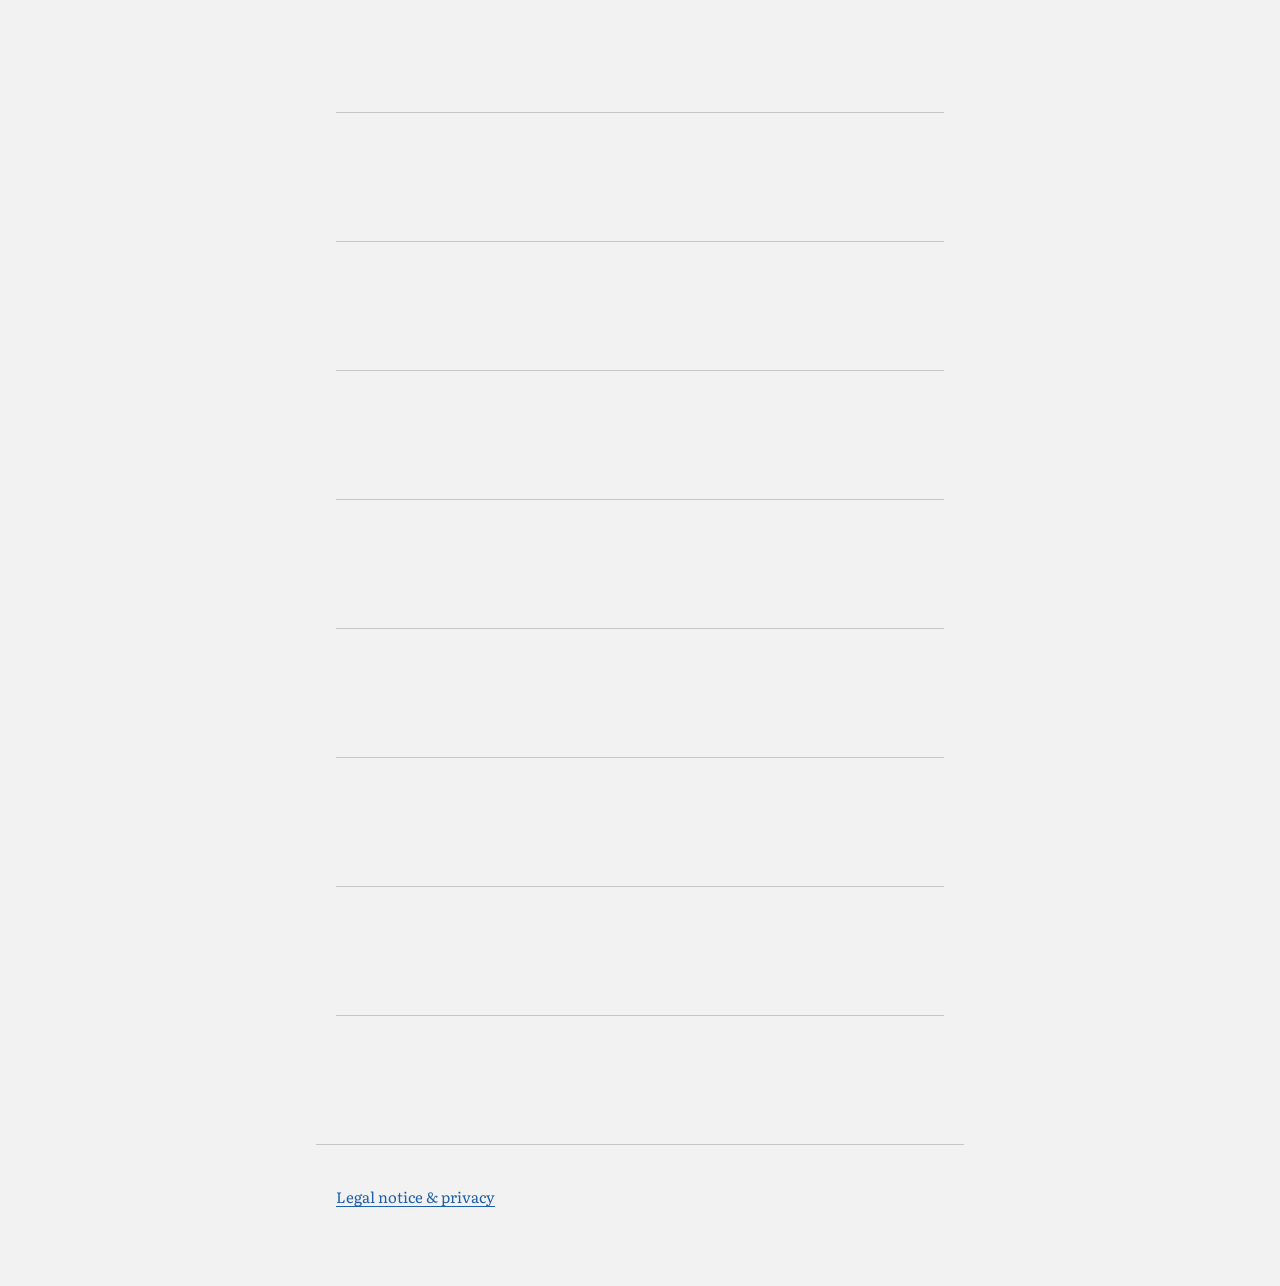
<file: site/index.html>
<!doctype html>
<html lang="en">
  <head>
    <meta charset="utf-8">
    <meta name="viewport" content="width=device-width, initial-scale=1">
    <title>Portfolio</title>
    <meta name="description" content="Personal portfolio: who I am, what I built, where to find me.">
    <link rel="icon" href="assets/favicon.svg" type="image/svg+xml">
    <link rel="stylesheet" href="assets/styles.css">
    <script type="module" src="assets/main.js"></script>
  </head>
  <body>
    <main>
      <header id="bio" class="section"></header>
      <section id="projects" class="section"></section>
      <section id="links" class="section"></section>
      <section id="cv" class="section"></section>
      <section id="stats" class="section"></section>
      <section id="now" class="section"></section>
      <section id="events" class="section"></section>
      <section id="certifications" class="section"></section>
      <section id="courses" class="section"></section>
    </main>
    <footer>
      <a href="privacy.html">Legal notice &amp; privacy</a>
      <div id="colophon"></div>
    </footer>
  </body>
</html>
</file>
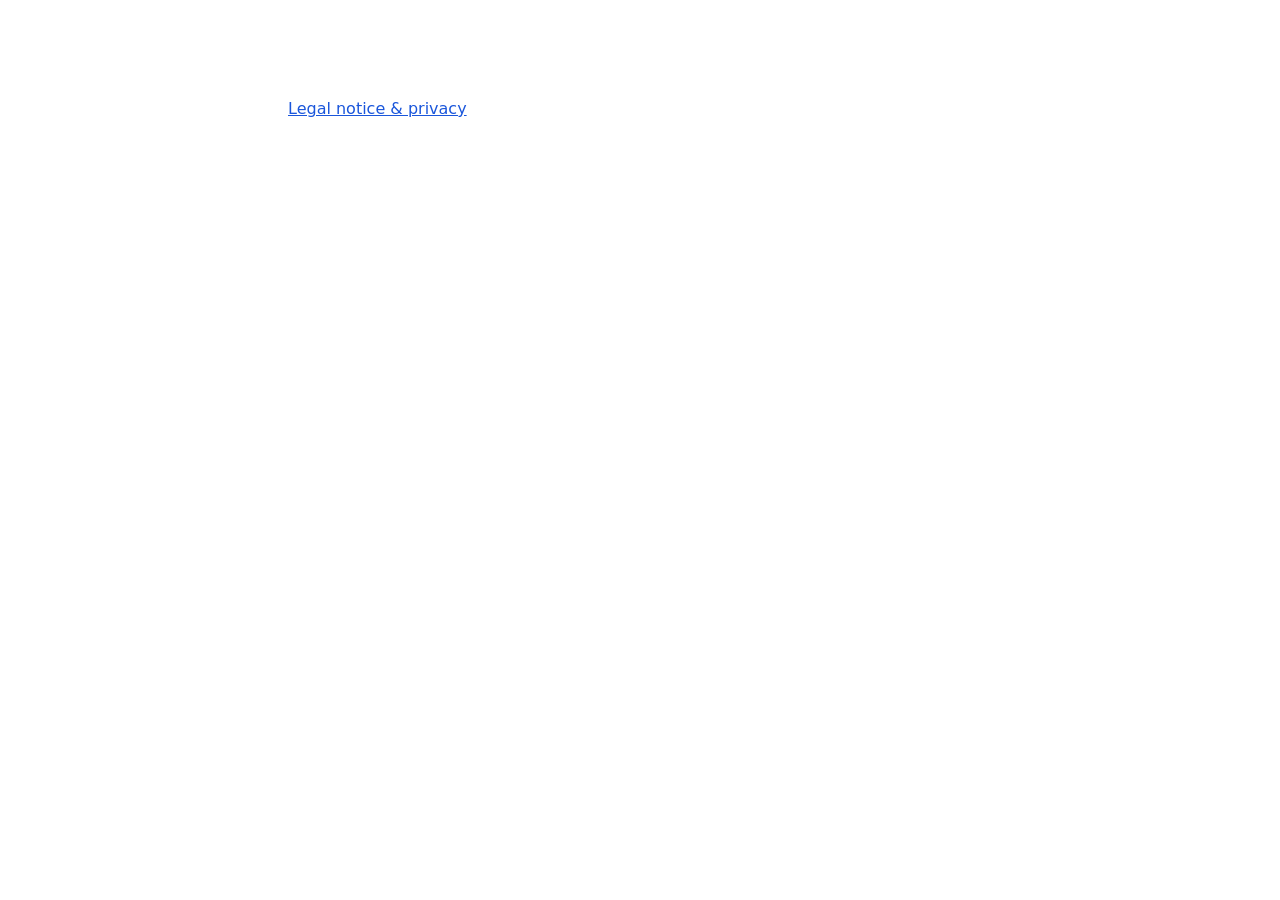
<file: checkpoints/analyst/site/index.html>
<!doctype html>
<html lang="en">
  <head>
    <meta charset="utf-8">
    <meta name="viewport" content="width=device-width, initial-scale=1">
    <title>Portfolio</title>
    <meta name="description" content="Personal portfolio: who I am, what I built, where to find me.">
    <link rel="icon" href="assets/favicon.svg" type="image/svg+xml">
    <link rel="stylesheet" href="assets/styles.css">
    <script type="module" src="assets/main.js"></script>
  </head>
  <body>
    <main>
      <header id="bio" class="section"></header>
      <section id="stats" class="section"></section>
      <section id="now" class="section"></section>
      <section id="projects" class="section"></section>
      <section id="events" class="section"></section>
      <section id="certifications" class="section"></section>
      <section id="courses" class="section"></section>
      <section id="links" class="section"></section>
      <section id="cv" class="section"></section>
    </main>
    <footer>
      <a href="privacy.html">Legal notice &amp; privacy</a>
      <div id="colophon"></div>
    </footer>
  </body>
</html>
</file>
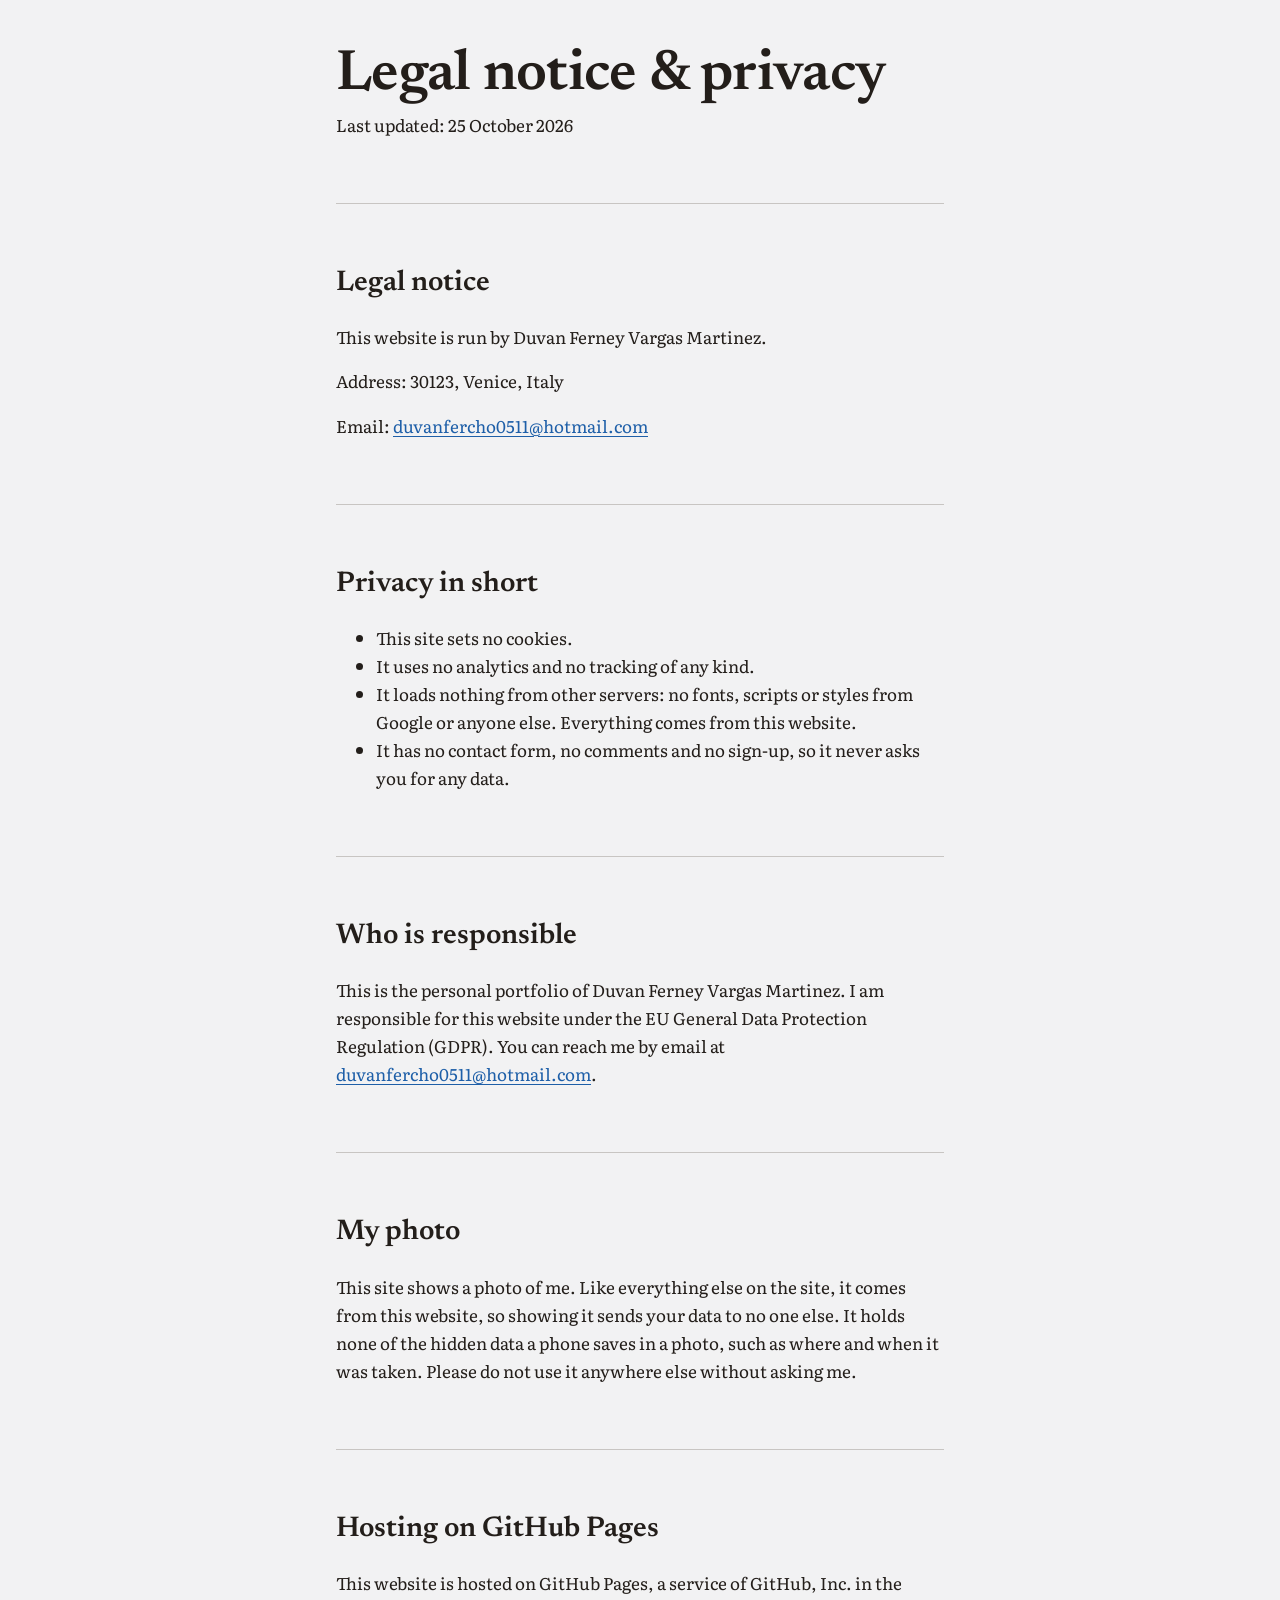
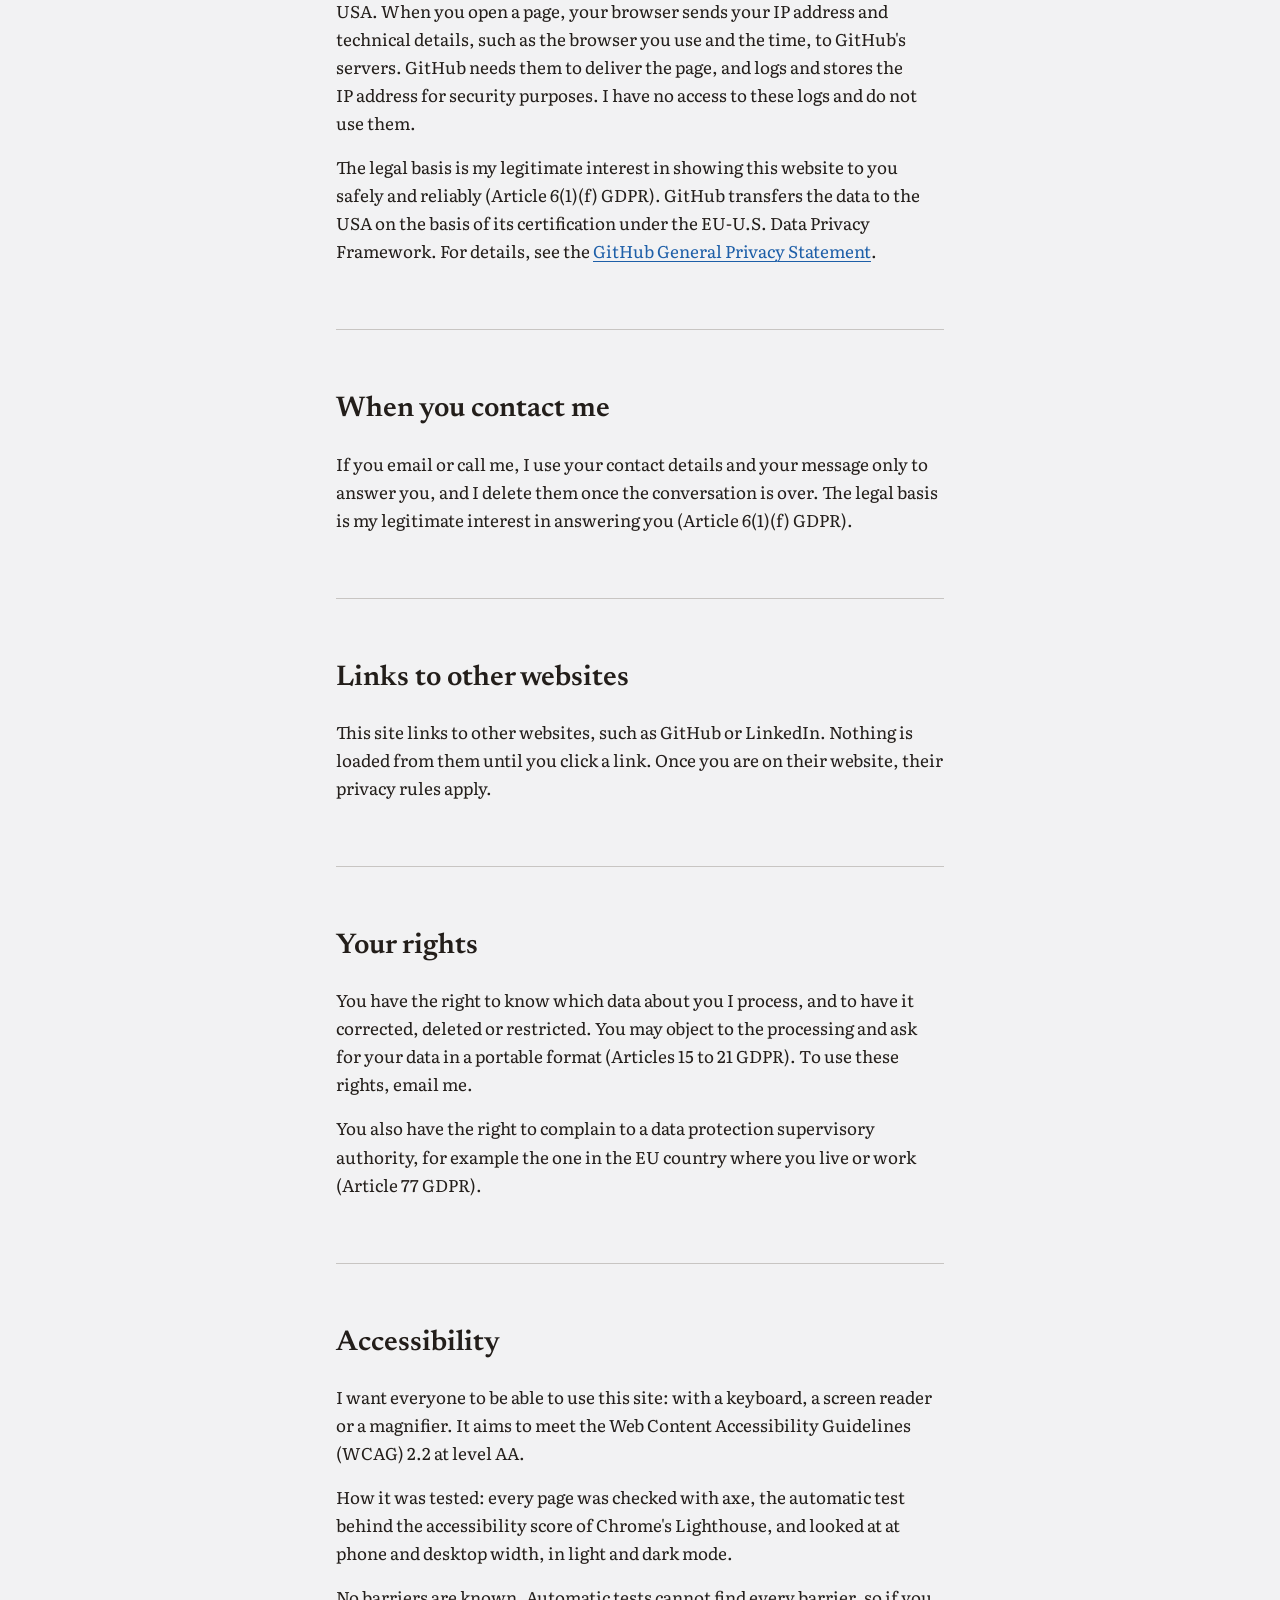
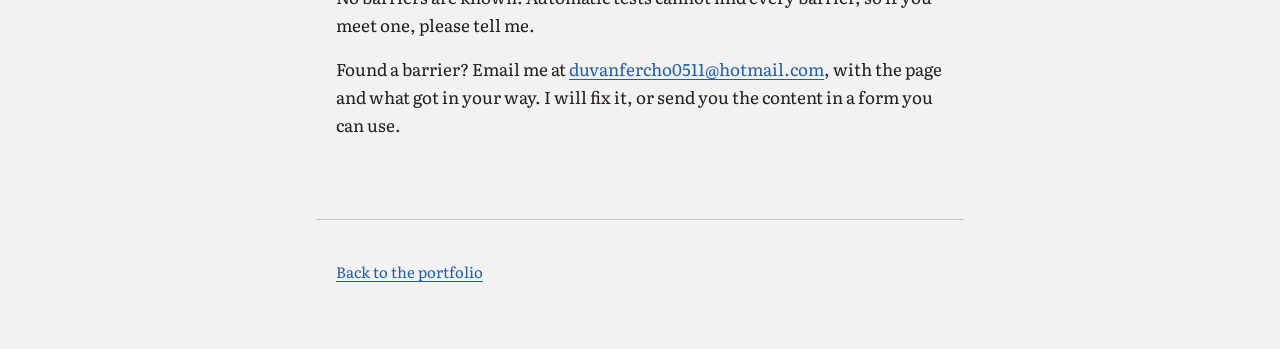
<file: site/privacy.html>
<!doctype html>
<html lang="en">
  <head>
    <meta charset="utf-8">
    <meta name="viewport" content="width=device-width, initial-scale=1">
    <title>Legal notice &amp; privacy · Duvan Ferney Vargas Martinez</title>
    <meta name="description" content="Who runs this portfolio site, how it handles your data, and how accessible it is.">
    <link rel="icon" href="assets/favicon.svg" type="image/svg+xml">
    <link rel="stylesheet" href="assets/styles.css">
  </head>
  <body>
    <main>
      <header class="section">
        <h1>Legal notice &amp; privacy</h1>
        <p>Last updated: 25 October 2026</p>
      </header>

      <section class="section" id="legal-notice">
        <h2>Legal notice</h2>
        <p>This website is run by Duvan Ferney Vargas Martinez.</p>
        <p>Address: 30123, Venice, Italy</p>
        <p>Email: <a href="mailto:duvanfercho0511@hotmail.com">duvanfercho0511@hotmail.com</a></p>
      </section>

      <section class="section" id="privacy">
        <h2>Privacy in short</h2>
        <ul>
          <li>This site sets no cookies.</li>
          <li>It uses no analytics and no tracking of any kind.</li>
          <li>It loads nothing from other servers: no fonts, scripts or styles from Google or anyone else. Everything comes from this website.</li>
          <li>It has no contact form, no comments and no sign-up, so it never asks you for any data.</li>
        </ul>
      </section>

      <section class="section">
        <h2>Who is responsible</h2>
        <p>This is the personal portfolio of Duvan Ferney Vargas Martinez. I am responsible for this website under the EU General Data Protection Regulation (GDPR). You can reach me by email at <a href="mailto:duvanfercho0511@hotmail.com">duvanfercho0511@hotmail.com</a>.</p>
      </section>

      <section class="section">
        <h2>My photo</h2>
        <p>This site shows a photo of me. Like everything else on the site, it comes from this website, so showing it sends your data to no one else. It holds none of the hidden data a phone saves in a photo, such as where and when it was taken. Please do not use it anywhere else without asking me.</p>
      </section>

      <section class="section">
        <h2>Hosting on GitHub Pages</h2>
        <p>This website is hosted on GitHub Pages, a service of GitHub, Inc. in the USA. When you open a page, your browser sends your IP address and technical details, such as the browser you use and the time, to GitHub's servers. GitHub needs them to deliver the page, and logs and stores the IP address for security purposes. I have no access to these logs and do not use them.</p>
        <p>The legal basis is my legitimate interest in showing this website to you safely and reliably (Article 6(1)(f) GDPR). GitHub transfers the data to the USA on the basis of its certification under the EU-U.S. Data Privacy Framework. For details, see the <a href="https://docs.github.com/en/site-policy/privacy-policies/github-general-privacy-statement">GitHub General Privacy Statement</a>.</p>
      </section>

      <section class="section">
        <h2>When you contact me</h2>
        <p>If you email or call me, I use your contact details and your message only to answer you, and I delete them once the conversation is over. The legal basis is my legitimate interest in answering you (Article 6(1)(f) GDPR).</p>
      </section>

      <section class="section">
        <h2>Links to other websites</h2>
        <p>This site links to other websites, such as GitHub or LinkedIn. Nothing is loaded from them until you click a link. Once you are on their website, their privacy rules apply.</p>
      </section>

      <section class="section">
        <h2>Your rights</h2>
        <p>You have the right to know which data about you I process, and to have it corrected, deleted or restricted. You may object to the processing and ask for your data in a portable format (Articles 15 to 21 GDPR). To use these rights, email me.</p>
        <p>You also have the right to complain to a data protection supervisory authority, for example the one in the EU country where you live or work (Article 77 GDPR).</p>
      </section>

      <section class="section" id="accessibility">
        <h2>Accessibility</h2>
        <p>I want everyone to be able to use this site: with a keyboard, a screen reader or a magnifier. It aims to meet the Web Content Accessibility Guidelines (WCAG) 2.2 at level AA.</p>
        <p>How it was tested: every page was checked with axe, the automatic test behind the accessibility score of Chrome's Lighthouse, and looked at at phone and desktop width, in light and dark mode.</p>
        <p>No barriers are known. Automatic tests cannot find every barrier, so if you meet one, please tell me.</p>
        <p>Found a barrier? Email me at <a href="mailto:duvanfercho0511@hotmail.com">duvanfercho0511@hotmail.com</a>, with the page and what got in your way. I will fix it, or send you the content in a form you can use.</p>
      </section>
    </main>
    <footer>
      <a href="./">Back to the portfolio</a>
    </footer>
  </body>
</html>
</file>
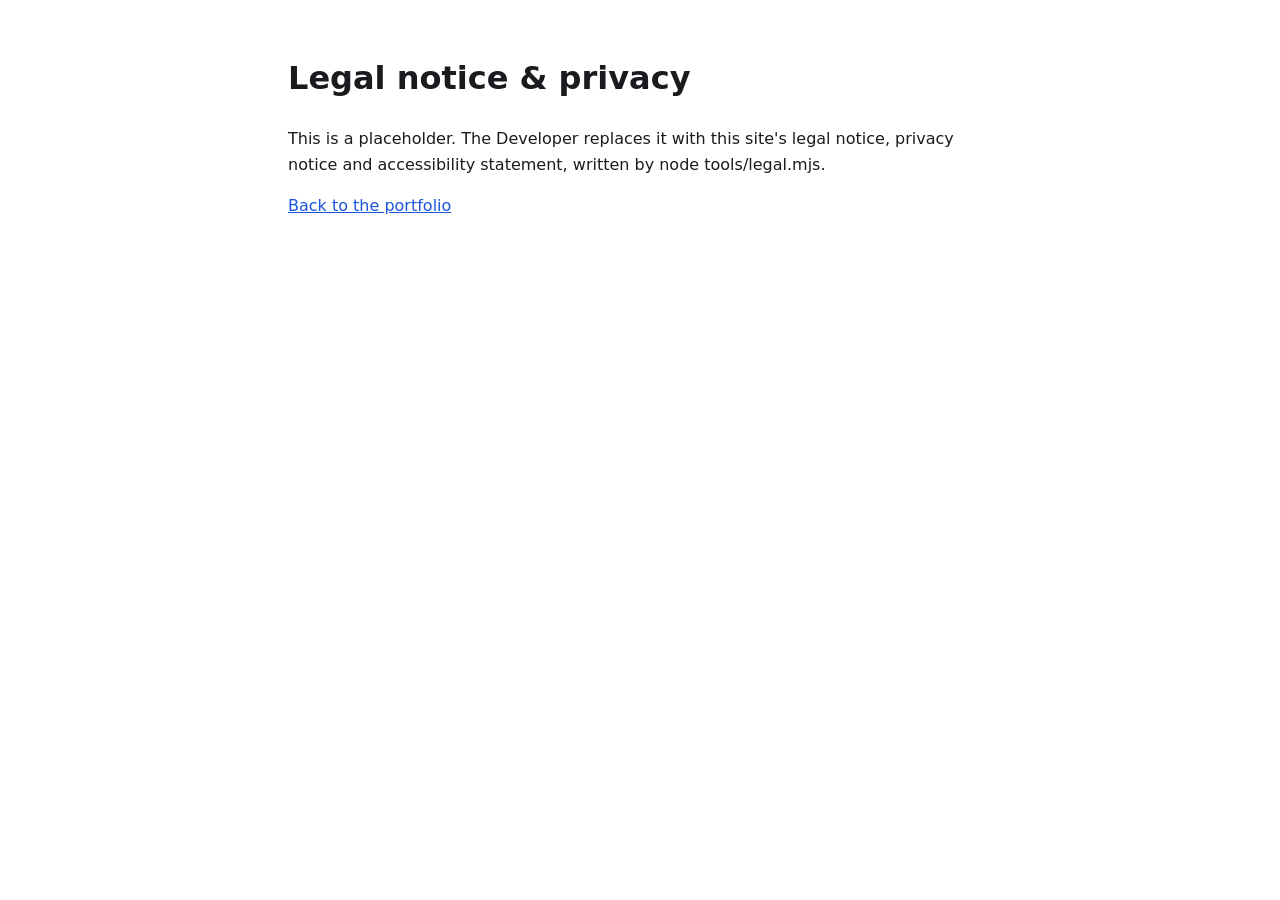
<file: checkpoints/analyst/site/privacy.html>
<!doctype html>
<html lang="en">
  <head>
    <meta charset="utf-8">
    <meta name="viewport" content="width=device-width, initial-scale=1">
    <title>Legal notice &amp; privacy</title>
    <link rel="icon" href="assets/favicon.svg" type="image/svg+xml">
    <link rel="stylesheet" href="assets/styles.css">
  </head>
  <body>
    <main data-placeholder="legal">
      <h1>Legal notice &amp; privacy</h1>
      <p>This is a placeholder. The Developer replaces it with this site's legal notice, privacy notice and accessibility statement, written by node tools/legal.mjs.</p>
      <p><a href="./">Back to the portfolio</a></p>
    </main>
  </body>
</html>
</file>
<file: site/assets/styles.css>
/* Newsreader 1.003, SIL Open Font License 1.1: fonts/newsreader/OFL.txt */
@font-face {
  font-family: "Newsreader";
  font-style: normal;
  font-weight: 200 800;
  font-display: swap;
  src: url("fonts/newsreader/newsreader-latin-wght-normal.woff2") format("woff2");
}

@font-face {
  font-family: "Newsreader";
  font-style: italic;
  font-weight: 200 800;
  font-display: swap;
  src: url("fonts/newsreader/newsreader-latin-wght-italic.woff2") format("woff2");
}

/* Literata 3.103, SIL Open Font License 1.1: fonts/literata/OFL.txt */
@font-face {
  font-family: "Literata";
  font-style: normal;
  font-weight: 200 900;
  font-display: swap;
  src: url("fonts/literata/literata-latin-wght-normal.woff2") format("woff2");
}

@font-face {
  font-family: "Literata";
  font-style: italic;
  font-weight: 200 900;
  font-display: swap;
  src: url("fonts/literata/literata-latin-wght-italic.woff2") format("woff2");
}

:root {
  color-scheme: light dark;
  --background: light-dark(#f2f2f3, #18191b);
  --surface: light-dark(#e5e5e7, #242528);
  --text: light-dark(#231e1a, #eee6dc);
  --muted: light-dark(#675c52, #b3a698);
  --accent: light-dark(#1e5fa8, #7eb3f6);
  --on-accent: light-dark(#ffffff, #1b1714);

  --font-headings: "Newsreader", Georgia, "Times New Roman", serif;
  --font-body: "Literata", Georgia, "Times New Roman", serif;
}

body {
  margin: 0;
  background-color: var(--background);
  color: var(--text);
  font-family: var(--font-body);
  font-size: 1.0625rem;
  line-height: 1.65;
  font-size-adjust: from-font;
  font-variant-numeric: oldstyle-nums;
  -webkit-font-smoothing: antialiased;
}

main,
footer {
  max-width: 38rem;
  margin-inline: auto;
  padding-inline: 1.25rem;
}

main {
  padding-block: 3rem 4rem;
}

/* Headings & Typographic Polish signature */
h1, h2, h3, h4 {
  font-family: var(--font-headings);
  font-weight: 600;
  color: var(--text);
  text-wrap: balance;
  margin-block: 0 0.5rem;
}

h1 {
  font-size: 3rem;
  line-height: 1.15;
  letter-spacing: -0.015em;
  margin-block-end: 0.5rem;
}

h2 {
  font-size: 1.5rem;
  line-height: 1.3;
  margin-block-end: 1.5rem;
}

h3 {
  font-size: 1.25rem;
  line-height: 1.35;
  margin-block-end: 0.5rem;
}

h4 {
  font-size: 1.0625rem;
  line-height: 1.4;
  margin-block-end: 0.25rem;
}

p, li {
  text-wrap: pretty;
}

p {
  margin-block: 0 1rem;
}

/* Links & interactive focus */
a {
  color: var(--accent);
  text-decoration: underline;
  text-underline-offset: 0.2em;
  text-decoration-thickness: 1px;
}

a:hover {
  text-decoration: none;
}

:focus-visible {
  outline: 2px solid var(--accent);
  outline-offset: 3px;
}

/* Sections and hairlines */
.section + .section {
  margin-block-start: 4rem;
  padding-block-start: 4rem;
  border-block-start: 1px solid color-mix(in srgb, var(--muted) 30%, transparent);
}

/* First screen: Header #bio */
#bio {
  margin-block-start: 0;
}

/* Crisp rectangular frame for photo */
.photo {
  display: block;
  width: 6.5rem;
  height: 8rem;
  object-fit: cover;
  background-color: var(--surface);
  margin-block-end: 1.75rem;
  border-radius: 0;
}

.headline {
  font-family: var(--font-headings);
  font-style: italic;
  font-size: 1.25rem;
  color: var(--muted);
  margin-block-end: 1.5rem;
}

.pitch {
  font-size: 1.15rem;
  line-height: 1.6;
  margin-block-end: 1.25rem;
}

.highlights,
.facts {
  list-style: none;
  padding: 0;
  margin: 0 0 1.25rem 0;
}

.highlights li {
  margin-block-end: 0.5rem;
}

.facts {
  display: flex;
  flex-direction: column;
  gap: 0.35rem;
  font-size: 0.9375rem;
  color: var(--muted);
}

.fact-label {
  font-weight: 600;
  color: var(--text);
}

.availability {
  font-size: 1rem;
  margin-block-end: 1.25rem;
}

.availability a {
  font-weight: 600;
}

/* Projects list */
.projects {
  list-style: none;
  padding: 0;
  margin: 0;
}

.project {
  margin-block-end: 2rem;
}

.projects .project:not(:last-child) {
  padding-block-end: 2rem;
  border-block-end: 1px solid color-mix(in srgb, var(--muted) 25%, transparent);
}

.project-links {
  display: flex;
  flex-wrap: wrap;
  gap: 1.25rem;
  margin-block-start: 0.75rem;
  margin-block-end: 0;
}

/* Links section */
.links {
  list-style: none;
  padding: 0;
  margin: 0;
  display: flex;
  flex-wrap: wrap;
  gap: 1.5rem;
}

/* CV section */
.cv-list {
  list-style: none;
  padding: 0;
  margin: 0 0 2rem 0;
}

.cv-list li {
  margin-block-end: 1.75rem;
}

.period {
  font-size: 0.9375rem;
  color: var(--muted);
  margin-block: 0.2rem 0.5rem;
}

/* Skills: one plain line separated by commas */
.skills {
  list-style: none;
  padding: 0;
  margin: 0;
  display: inline;
}

.skills li {
  display: inline;
}

.skills li:not(:last-child)::after {
  content: ", ";
}

/* Widgets fallback styling */
.stats,
.now,
.events,
.certifications {
  list-style: none;
  padding: 0;
  margin: 0;
}

/* Footer & Colophon */
footer {
  padding-block: 2.5rem 4rem;
  border-block-start: 1px solid color-mix(in srgb, var(--muted) 30%, transparent);
  font-size: 0.9375rem;
  color: var(--muted);
}

#colophon {
  margin-block-start: 0.75rem;
  line-height: 1.6;
}

#colophon a {
  color: inherit;
}
</file>
<file: checkpoints/analyst/site/assets/styles.css>
/* Plain starting styles. The Developer role replaces them with the design brief. */
:root {
  color-scheme: light dark;
  --text: light-dark(#1b1b1f, #ececf1);
  --muted: light-dark(#5a5a66, #a8a8b3);
  --background: light-dark(#ffffff, #121216);
  --accent: light-dark(#1a56db, #8fb2ff);
  font-family: system-ui, sans-serif;
  line-height: 1.6;
  color: var(--text);
  background: var(--background);
}

body {
  margin: 0;
}

main,
footer {
  max-width: 44rem;
  margin-inline: auto;
  padding: 2rem 1.25rem;
}

a {
  color: var(--accent);
}

.headline,
.period {
  color: var(--muted);
}

.projects,
.links,
.cv-list {
  list-style: none;
  padding: 0;
}

.project,
.cv-list li {
  margin-block-end: 1.5rem;
}

.project-links,
.links,
.skills {
  display: flex;
  flex-wrap: wrap;
  gap: 1rem;
}

.skills {
  padding: 0;
  list-style: none;
}

.photo {
  border-radius: 50%;
}

.role,
.type {
  color: var(--muted);
}

.project-image {
  max-width: 100%;
  height: auto;
}
</file>
